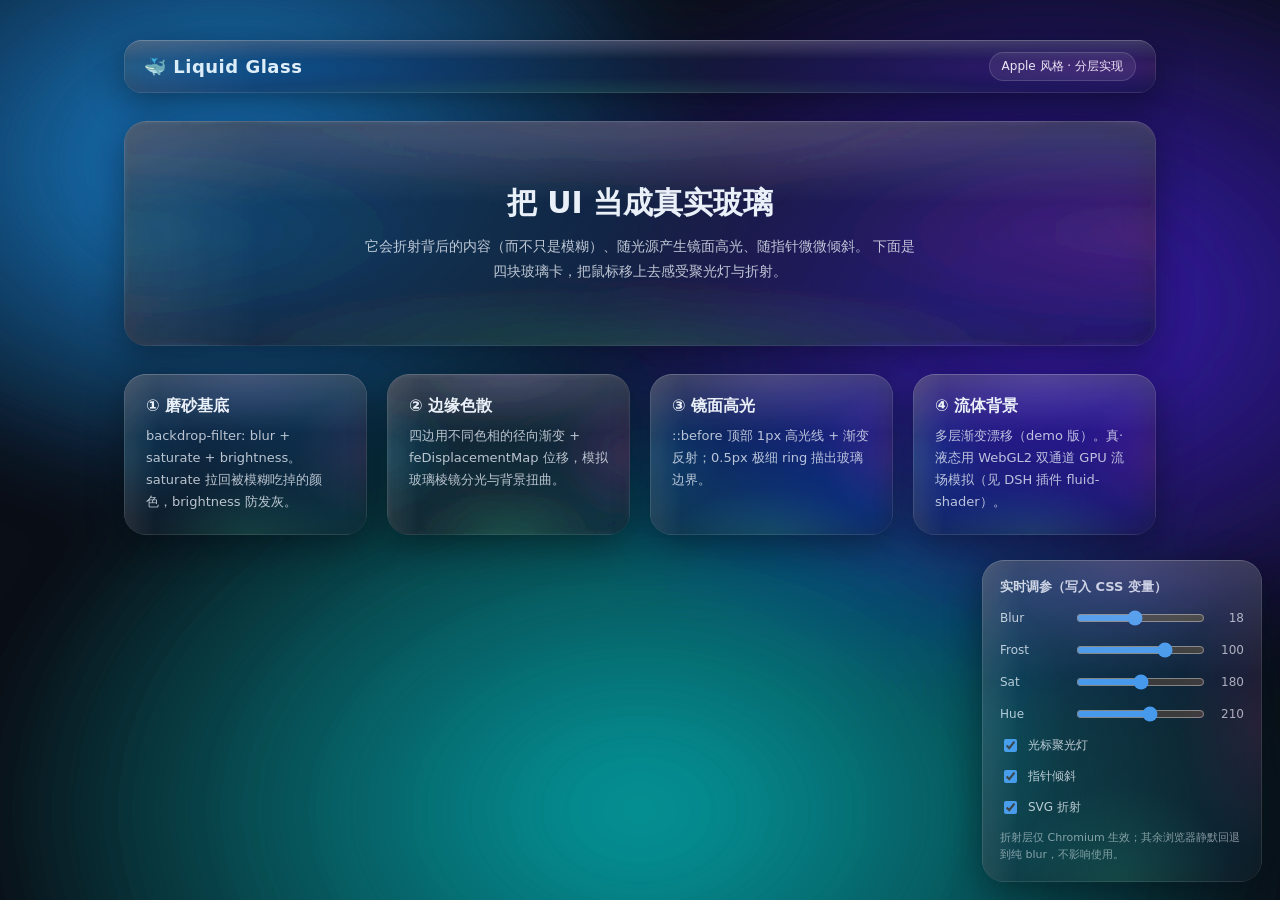
<file: liquid-glass-demo.html>
<!DOCTYPE html>
<html lang="zh-CN" data-mode="dark">
<head>
<meta charset="UTF-8" />
<meta name="viewport" content="width=device-width, initial-scale=1.0" />
<title>Liquid Glass 液态玻璃 · 方法 Demo</title>
<style>
  /* ============================================================
     0. 设计变量（由控制面板实时改写 <html> 的 style）
     —— 这是整套玻璃系统的"可调骨架"，对应 DSH 插件里的
        --dsh-aqua-blur / --dsh-aqua-frost 等变量写法
     ============================================================ */
  :root {
    --glass-blur: 18px;          /* 模糊半径（Apple 18~24px 是菜单栏/控制中心档） */
    --glass-saturate: 180%;      /* 饱和度补偿：blur 会去色，必须拉回来 */
    --glass-brightness: 1.08;    /* 提亮，避免玻璃发灰发暗 */
    --glass-frost: 1;            /* 0~1.4 玻璃填充透明度乘数 */
    --glass-hue: 210;            /* 流体背景色相 */
    --glass-tint-r: 255;        /* 玻璃染色 RGB（亮色用白，暗色用深蓝灰） */
    --glass-tint-g: 255;
    --glass-tint-b: 255;
    --spot-color: rgba(120, 170, 255, 0.18);
    --ring: rgba(255, 255, 255, 0.40);   /* 0.5px 极细玻璃边 */
    --spec: rgba(255, 255, 255, 0.50);   /* 顶部高光线 */
  }
  html[data-mode="dark"] {
    --glass-tint-r: 28; --glass-tint-g: 32; --glass-tint-b: 42;
    --ring: rgba(255, 255, 255, 0.10);
    --spec: rgba(255, 255, 255, 0.10);
  }

  * { box-sizing: border-box; }
  html, body { height: 100%; margin: 0; }
  body {
    font-family: -apple-system, "PingFang SC", "Microsoft YaHei", system-ui, sans-serif;
    color: #eaf0f8;
    overflow-x: hidden;
    /* 1. 流体背景：多层径向/锥形渐变 + 关键帧动画
       —— 这是轻量平替；DSH 插件里用的是 WebGL2 双通道 GPU 流体模拟 */
    background: #0a0e16;
  }

  /* ============================================================
     1. 流体背景（CSS 动画版）
     ============================================================ */
  .fluid {
    position: fixed; inset: 0; z-index: -2; overflow: hidden;
  }
  .fluid::before, .fluid::after {
    content: ""; position: absolute; inset: -30%;
    background:
      radial-gradient(40% 40% at 30% 30%, hsl(var(--glass-hue) 90% 60% / .55), transparent 60%),
      radial-gradient(45% 45% at 70% 40%, hsl(calc(var(--glass-hue) + 40) 85% 55% / .45), transparent 60%),
      radial-gradient(50% 50% at 50% 75%, hsl(calc(var(--glass-hue) - 30) 80% 50% / .40), transparent 65%);
    filter: blur(40px) saturate(140%);
    animation: drift 18s ease-in-out infinite alternate;
  }
  .fluid::after { animation-duration: 26s; animation-direction: alternate-reverse; opacity: .8; }
  @keyframes drift {
    0%   { transform: translate3d(-4%, -2%, 0) rotate(0deg)   scale(1.05); }
    50%  { transform: translate3d(3%, 4%, 0)  rotate(8deg)   scale(1.15); }
    100% { transform: translate3d(5%, -3%, 0) rotate(-6deg)  scale(1.1); }
  }

  /* ============================================================
     2. 玻璃本体（核心三件套）
     —— 对应 Apple WWDC 2025 配方：blur + saturate + brightness
     ============================================================ */
  .glass {
    position: relative;
    isolation: isolate;            /* 隔离模糊，避免污染整页重绘 */
    border-radius: 22px;
    /* 玻璃填充：color-mix 把染色按 frost 比例混入透明 —— DSH 插件同款写法 */
    background:
      linear-gradient(135deg,
        rgba(var(--glass-tint-r), var(--glass-tint-g), var(--glass-tint-b), calc(0.55 * var(--glass-frost))),
        rgba(var(--glass-tint-r), var(--glass-tint-g), var(--glass-tint-b), calc(0.42 * var(--glass-frost))));
    /*  frosted base：真实玻璃散射光，blur 后必须 saturate 拉回色彩 */
    -webkit-backdrop-filter: blur(var(--glass-blur)) saturate(var(--glass-saturate)) brightness(var(--glass-brightness));
    backdrop-filter: blur(var(--glass-blur)) saturate(var(--glass-saturate)) brightness(var(--glass-brightness));
    /*  specular 高光 + 悬浮投影 + 0.5px 极细玻璃边 ring */
    box-shadow:
      inset 0 1px 0 var(--spec),
      inset 0 0 0 0.5px var(--ring),
      0 10px 36px rgba(2, 6, 14, 0.45);
    overflow: hidden;
  }

  /* 2a. 顶部高光层（::before）：模拟光从上方打到玻璃的反射 */
  .glass::before {
    content: ""; position: absolute; inset: 0; z-index: 2; pointer-events: none;
    background:
      linear-gradient(180deg, rgba(255,255,255,.18), transparent 38%),
      linear-gradient(90deg, rgba(255,255,255,.10), transparent 14%);
    -webkit-mask: linear-gradient(#000, #000);
    opacity: .9;
  }
  /* 2b. 边缘色散折射层（::after）：四边不同波长 = 色差，模拟玻璃棱边分光 */
  .glass::after {
    content: ""; position: absolute; inset: 0; z-index: 1; pointer-events: none;
    background:
      radial-gradient(60% 80% at 0% 50%, rgba(0,200,255,.10), transparent 50%),
      radial-gradient(60% 80% at 100% 50%, rgba(255,80,200,.10), transparent 50%),
      radial-gradient(80% 60% at 50% 0%, rgba(160,120,255,.10), transparent 50%),
      radial-gradient(80% 60% at 50% 100%, rgba(80,255,160,.10), transparent 50%);
    box-shadow: inset 0 0 0 1px rgba(255,255,255,.06);
  }

  /* 2c. SVG 位移折射（边缘扭曲背景，似真实玻璃棱镜）
     —— 仅 Chromium 支持 backdrop-filter: url(#svg)；失败则静默回退到纯 blur */
  .glass--refract::before {
    -webkit-backdrop-filter: blur(2px) url(#refract);
    backdrop-filter: blur(2px) url(#refract);
  }

  /* 3. 光标聚光灯：radial-gradient 跟随鼠标，置于内容之下(z-index:0)透出 */
  .glow {
    position: absolute; inset: 0; z-index: 0; pointer-events: none;
    background: radial-gradient(180px at var(--mx, 50%) var(--my, 50%),
      var(--spot-color), transparent 70%);
    opacity: 0; transition: opacity .25s ease;
  }
  .glass.spot-on:hover .glow { opacity: 1; }

  /* 4. 指针倾斜：cursor 所在边下沉、远边上抬（≈1°），透视 rotateX/Y */
  .glass.tilt {
    transform: perspective(800px) rotateX(0) rotateY(0) scale(1);
    transition: transform .12s ease-out;
    transform-style: preserve-3d;
  }
  .glass.tilt:hover { transition: transform .12s ease-out; }

  /* 内容层必须高于玻璃特效层 */
  .glass > .content { position: relative; z-index: 3; padding: 22px; }

  /* ============================================================
     布局 / 控件（仅 demo 外壳，可忽略）
     ============================================================ */
  .wrap { max-width: 1080px; margin: 0 auto; padding: 40px 24px 120px; }
  header.bar {
    position: sticky; top: 14px; z-index: 50;
    display: flex; align-items: center; justify-content: space-between;
    padding: 12px 20px; margin-bottom: 28px; border-radius: 18px;
  }
  .bar h1 { font-size: 18px; margin: 0; font-weight: 700; letter-spacing: .5px; }
  .bar .pill {
    font-size: 12px; padding: 5px 12px; border-radius: 999px;
    background: rgba(255,255,255,.08); border: 1px solid rgba(255,255,255,.14);
  }
  .grid { display: grid; grid-template-columns: repeat(auto-fit, minmax(240px, 1fr)); gap: 20px; }
  .card h3 { margin: 0 0 8px; font-size: 16px; }
  .card p { margin: 0; font-size: 13px; line-height: 1.7; color: rgba(234,240,248,.78); }
  .hero { padding: 40px; margin-bottom: 28px; text-align: center; }
  .hero h2 { font-size: 30px; margin: 0 0 10px; }
  .hero p { font-size: 14px; color: rgba(234,240,248,.8); max-width: 560px; margin: 0 auto; line-height: 1.8; }

  /* 控制面板 */
  .panel { position: fixed; right: 18px; bottom: 18px; z-index: 60; width: 280px; padding: 18px; }
  .panel h4 { margin: 0 0 12px; font-size: 13px; opacity: .85; }
  .row { display: flex; align-items: center; gap: 10px; margin-bottom: 12px; font-size: 12px; }
  .row label { width: 64px; flex: none; opacity: .8; }
  .row input[type=range] { flex: 1; accent-color: hsl(var(--glass-hue) 80% 60%); }
  .row .val { width: 38px; text-align: right; font-variant-numeric: tabular-nums; opacity: .7; }
  .row.check { gap: 8px; }
  .row.check input { accent-color: hsl(var(--glass-hue) 80% 60%); }
  .swatch { display: inline-flex; gap: 6px; }
  .swatch button {
    width: 22px; height: 22px; border-radius: 6px; border: 1px solid rgba(255,255,255,.2);
    cursor: pointer; padding: 0;
  }
  .note { font-size: 11px; opacity: .55; line-height: 1.6; margin-top: 6px; }
</style>
</head>
<body>
  <!-- 流体背景 -->
  <div class="fluid"></div>

  <!-- SVG 折射滤镜：feTurbulence 生成噪声 → feDisplacementMap 扭曲背景像素 -->
  <svg width="0" height="0" style="position:absolute" aria-hidden="true">
    <filter id="refract" x="-20%" y="-20%" width="140%" height="140%">
      <feTurbulence type="fractalNoise" baseFrequency="0.012" numOctaves="2" seed="7" result="noise"/>
      <feDisplacementMap in="SourceGraphic" in2="noise" scale="10"
        xChannelSelector="R" yChannelSelector="G"/>
    </filter>
  </svg>

  <div class="wrap">
    <header class="bar glass spot-on tilt">
      <h1>🐳 Liquid Glass</h1>
      <span class="pill">Apple 风格 · 分层实现</span>
    </header>

    <section class="glass hero glass--refract spot-on tilt">
      <div class="glow"></div>
      <div class="content">
        <h2>把 UI 当成真实玻璃</h2>
        <p>它会折射背后的内容（而不只是模糊）、随光源产生镜面高光、随指针微微倾斜。
           下面是四块玻璃卡，把鼠标移上去感受聚光灯与折射。</p>
      </div>
    </section>

    <div class="grid">
      <div class="glass card spot-on tilt">
        <div class="glow"></div>
        <div class="content">
          <h3>① 磨砂基底</h3>
          <p>backdrop-filter: blur + saturate + brightness。saturate 拉回被模糊吃掉的颜色，brightness 防发灰。</p>
        </div>
      </div>
      <div class="glass card spot-on tilt glass--refract">
        <div class="glow"></div>
        <div class="content">
          <h3>② 边缘色散</h3>
          <p>四边用不同色相的径向渐变 + feDisplacementMap 位移，模拟玻璃棱镜分光与背景扭曲。</p>
        </div>
      </div>
      <div class="glass card spot-on tilt">
        <div class="glow"></div>
        <div class="content">
          <h3>③ 镜面高光</h3>
          <p>::before 顶部 1px 高光线 + 渐变反射；0.5px 极细 ring 描出玻璃边界。</p>
        </div>
      </div>
      <div class="glass card spot-on tilt">
        <div class="glow"></div>
        <div class="content">
          <h3>④ 流体背景</h3>
          <p>多层渐变漂移（demo 版）。真·液态用 WebGL2 双通道 GPU 流场模拟（见 DSH 插件 fluid-shader）。</p>
        </div>
      </div>
    </div>
  </div>

  <!-- 实时控制面板 -->
  <aside class="panel glass">
    <h4>实时调参（写入 CSS 变量）</h4>
    <div class="row"><label>Blur</label>
      <input id="blur" type="range" min="0" max="40" value="18"><span class="val" id="blurV">18</span></div>
    <div class="row"><label>Frost</label>
      <input id="frost" type="range" min="0" max="140" value="100"><span class="val" id="frostV">100</span></div>
    <div class="row"><label>Sat</label>
      <input id="sat" type="range" min="100" max="260" value="180"><span class="val" id="satV">180</span></div>
    <div class="row"><label>Hue</label>
      <input id="hue" type="range" min="0" max="360" value="210"><span class="val" id="hueV">210</span></div>
    <div class="row check"><input id="spot" type="checkbox" checked><label for="spot">光标聚光灯</label></div>
    <div class="row check"><input id="tilt" type="checkbox" checked><label for="tilt">指针倾斜</label></div>
    <div class="row check"><input id="refract" type="checkbox" checked><label for="refract">SVG 折射</label></div>
    <div class="note">折射层仅 Chromium 生效；其余浏览器静默回退到纯 blur，不影响使用。</div>
  </aside>

<script>
  const root = document.documentElement;
  const $ = (id) => document.getElementById(id);

  // 滑块 → CSS 变量
  function bind(id, cssVar, transform, suffix = "") {
    const el = $(id), out = $(id + "V");
    const apply = () => {
      const v = transform ? transform(+el.value) : el.value;
      root.style.setProperty(cssVar, v + suffix);
      if (out) out.textContent = el.value;
    };
    el.addEventListener("input", apply); apply();
  }
  bind("blur", "--glass-blur", null, "px");
  bind("frost", "--glass-frost", (v) => (v / 100).toFixed(2));
  bind("sat", "--glass-saturate", null, "%");
  bind("hue", "--glass-hue", null, "");

  // 开关
  $("spot").addEventListener("change", e =>
    document.querySelectorAll(".glass").forEach(g => g.classList.toggle("spot-on", e.target.checked)));
  $("tilt").addEventListener("change", e =>
    document.querySelectorAll(".glass").forEach(g => g.classList.toggle("tilt", e.target.checked)));
  $("refract").addEventListener("change", e =>
    document.querySelectorAll(".glass--refract").forEach(g => g.style.setProperty("backdrop-filter",
      e.target.checked ? "blur(2px) url(#refract)" : "none")));

  // 指针倾斜 + 聚光灯坐标（DSH 插件的 spot-core 同款：normalized 偏移公式）
  const TILT = 0.0175; // ≈1°
  document.querySelectorAll(".glass").forEach(elm => {
    elm.addEventListener("pointermove", (e) => {
      const r = elm.getBoundingClientRect();
      const x = e.clientX - r.left, y = e.clientY - r.top;
      elm.style.setProperty("--mx", x + "px");
      elm.style.setProperty("--my", y + "px");
      if (!elm.classList.contains("tilt")) return;
      const dx = Math.min(0.5, Math.max(-0.5, x / r.width - 0.5));
      const dy = Math.min(0.5, Math.max(-0.5, y / r.height - 0.5));
      elm.style.transform =
        `perspective(800px) rotateX(${(-TILT * 2 * dy).toFixed(4)}rad) rotateY(${(TILT * 2 * dx).toFixed(4)}rad) scale(1.01)`;
    });
    elm.addEventListener("pointerleave", () => {
      elm.style.transform = "perspective(800px) rotateX(0) rotateY(0) scale(1)";
    });
  });
</script>
</body>
</html>
</file>
